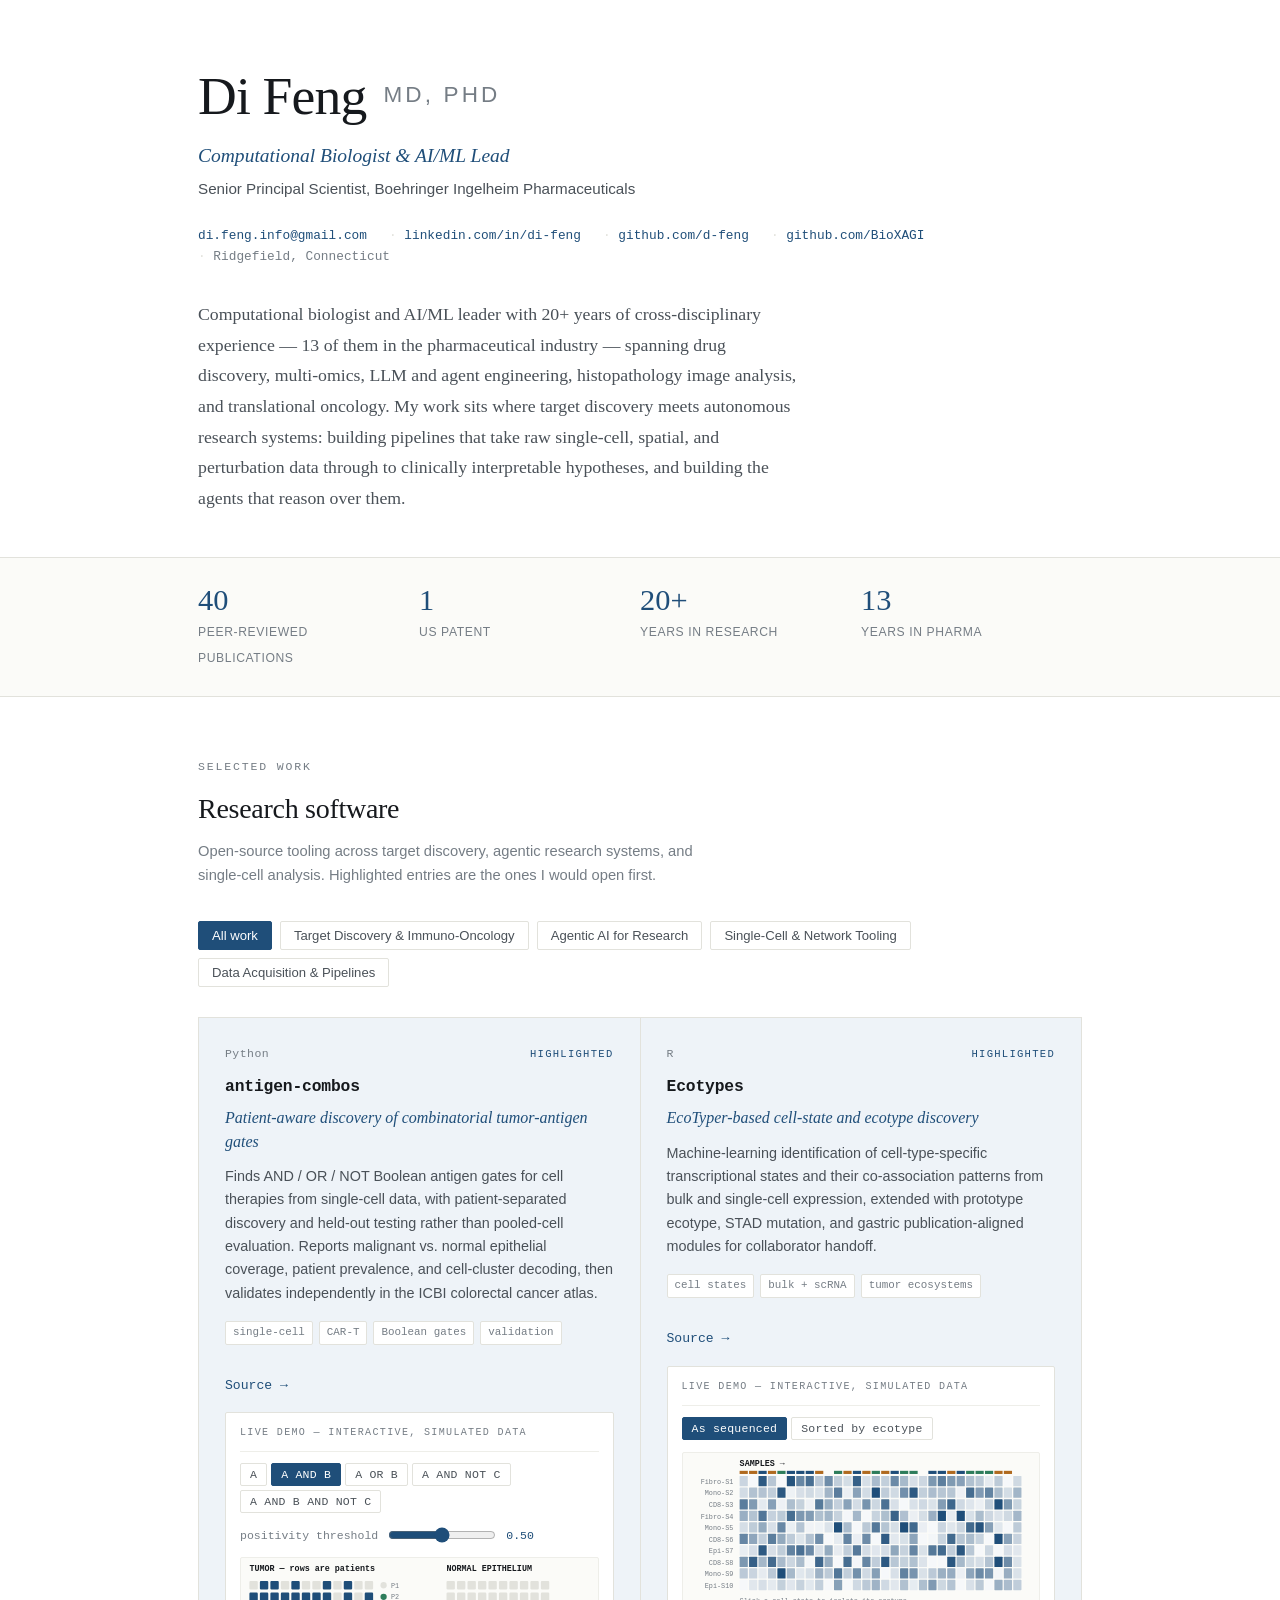
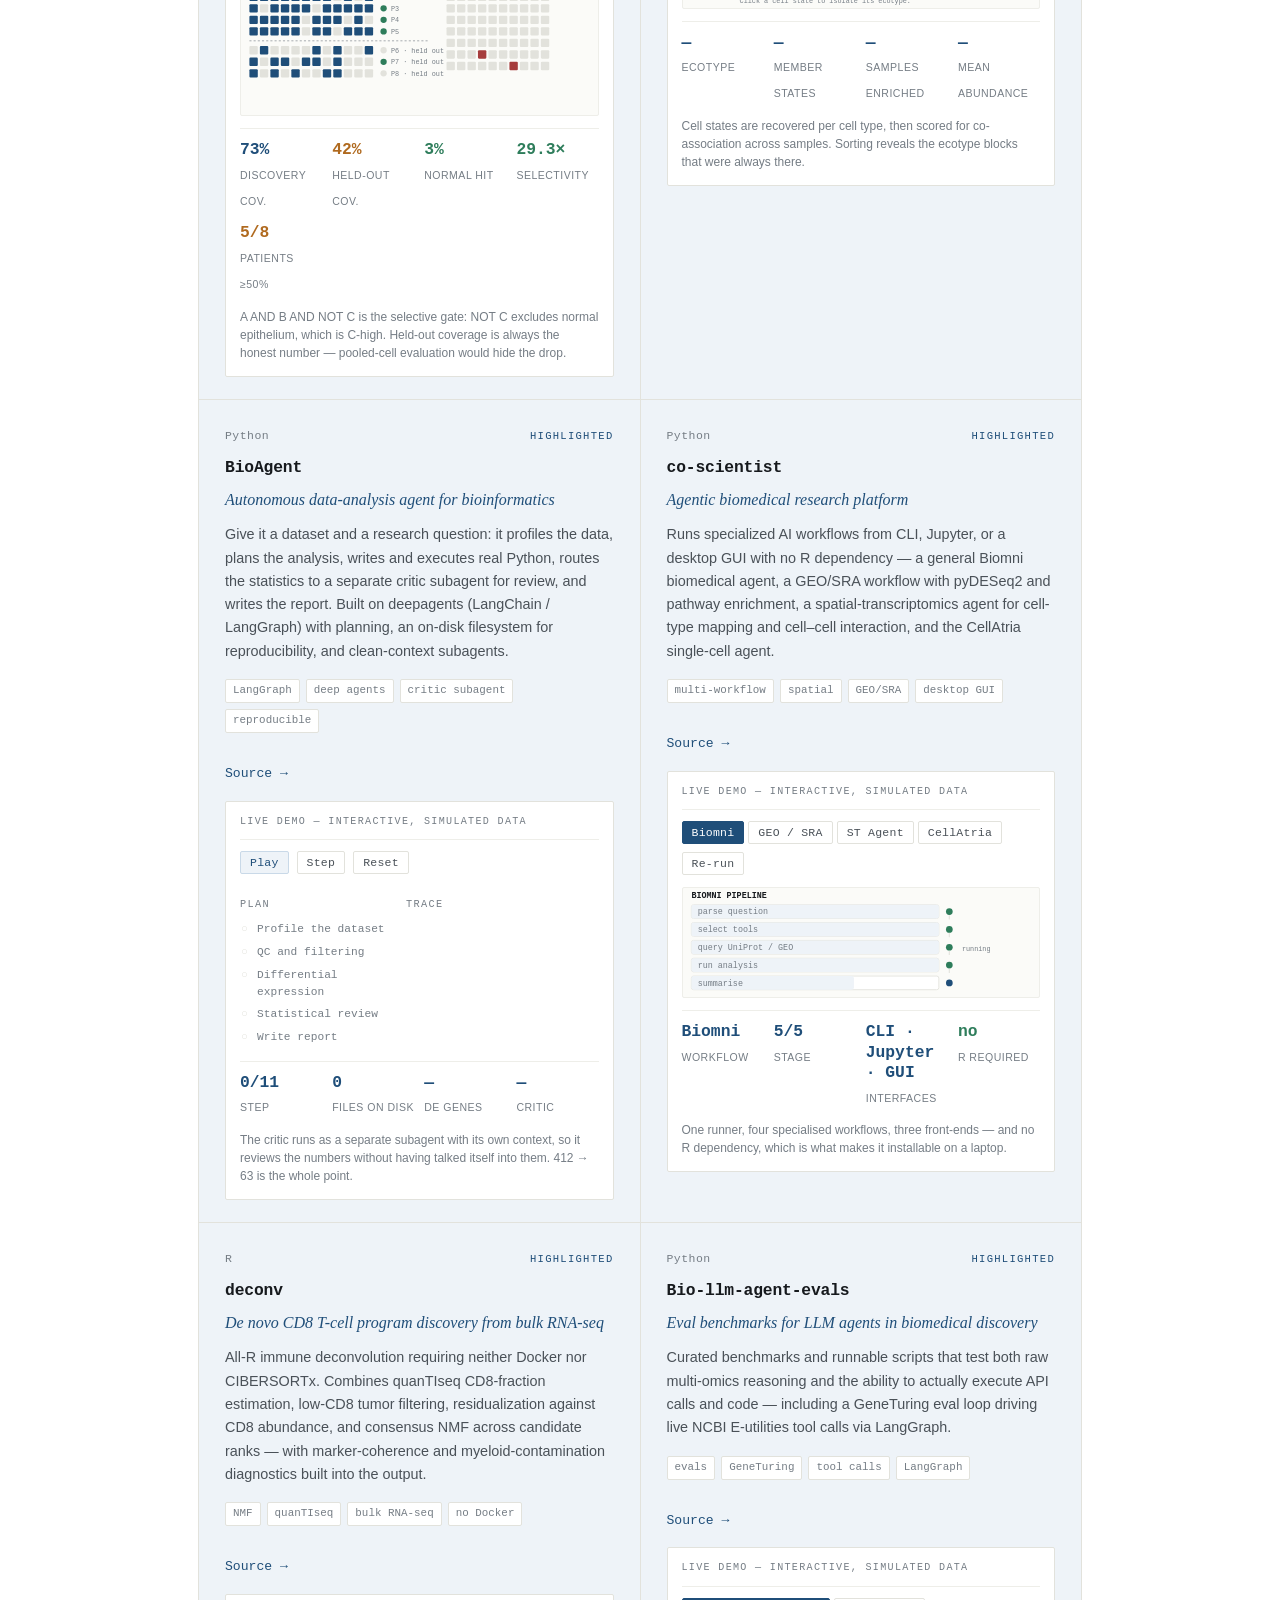
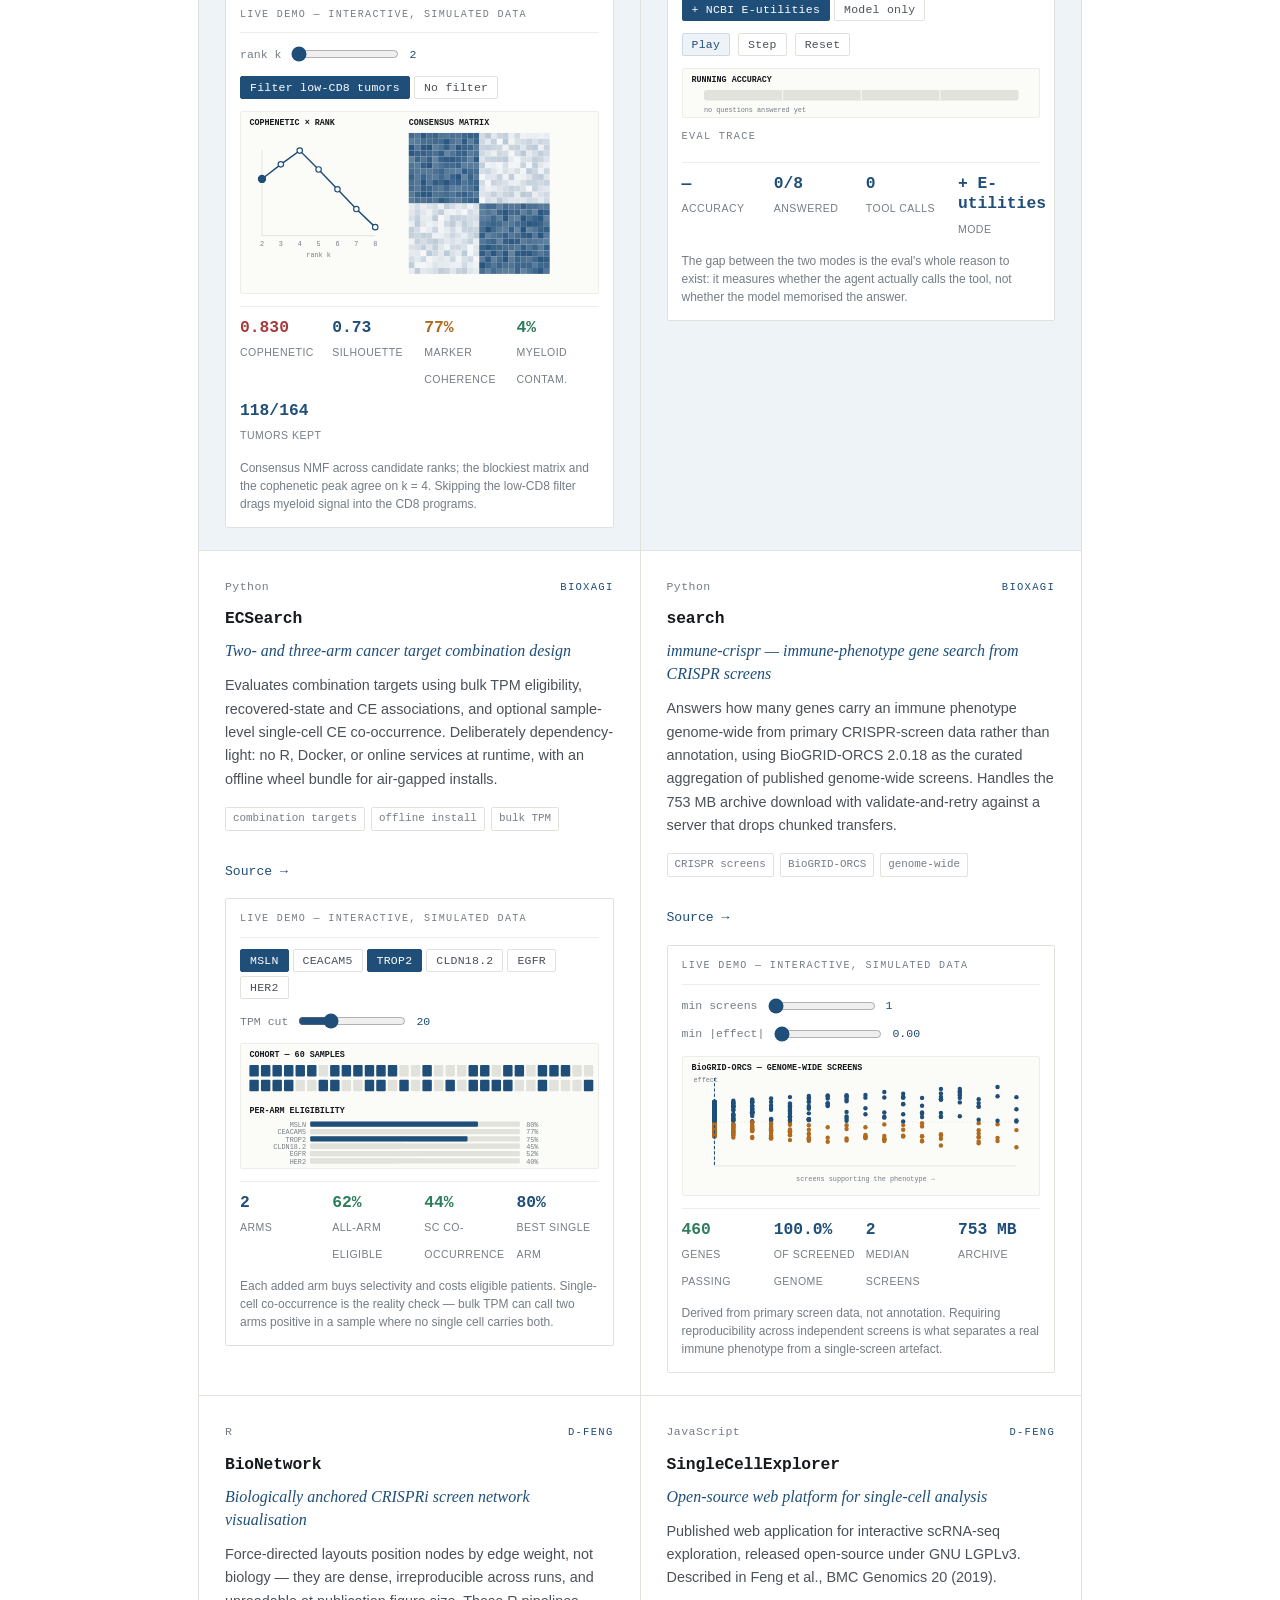
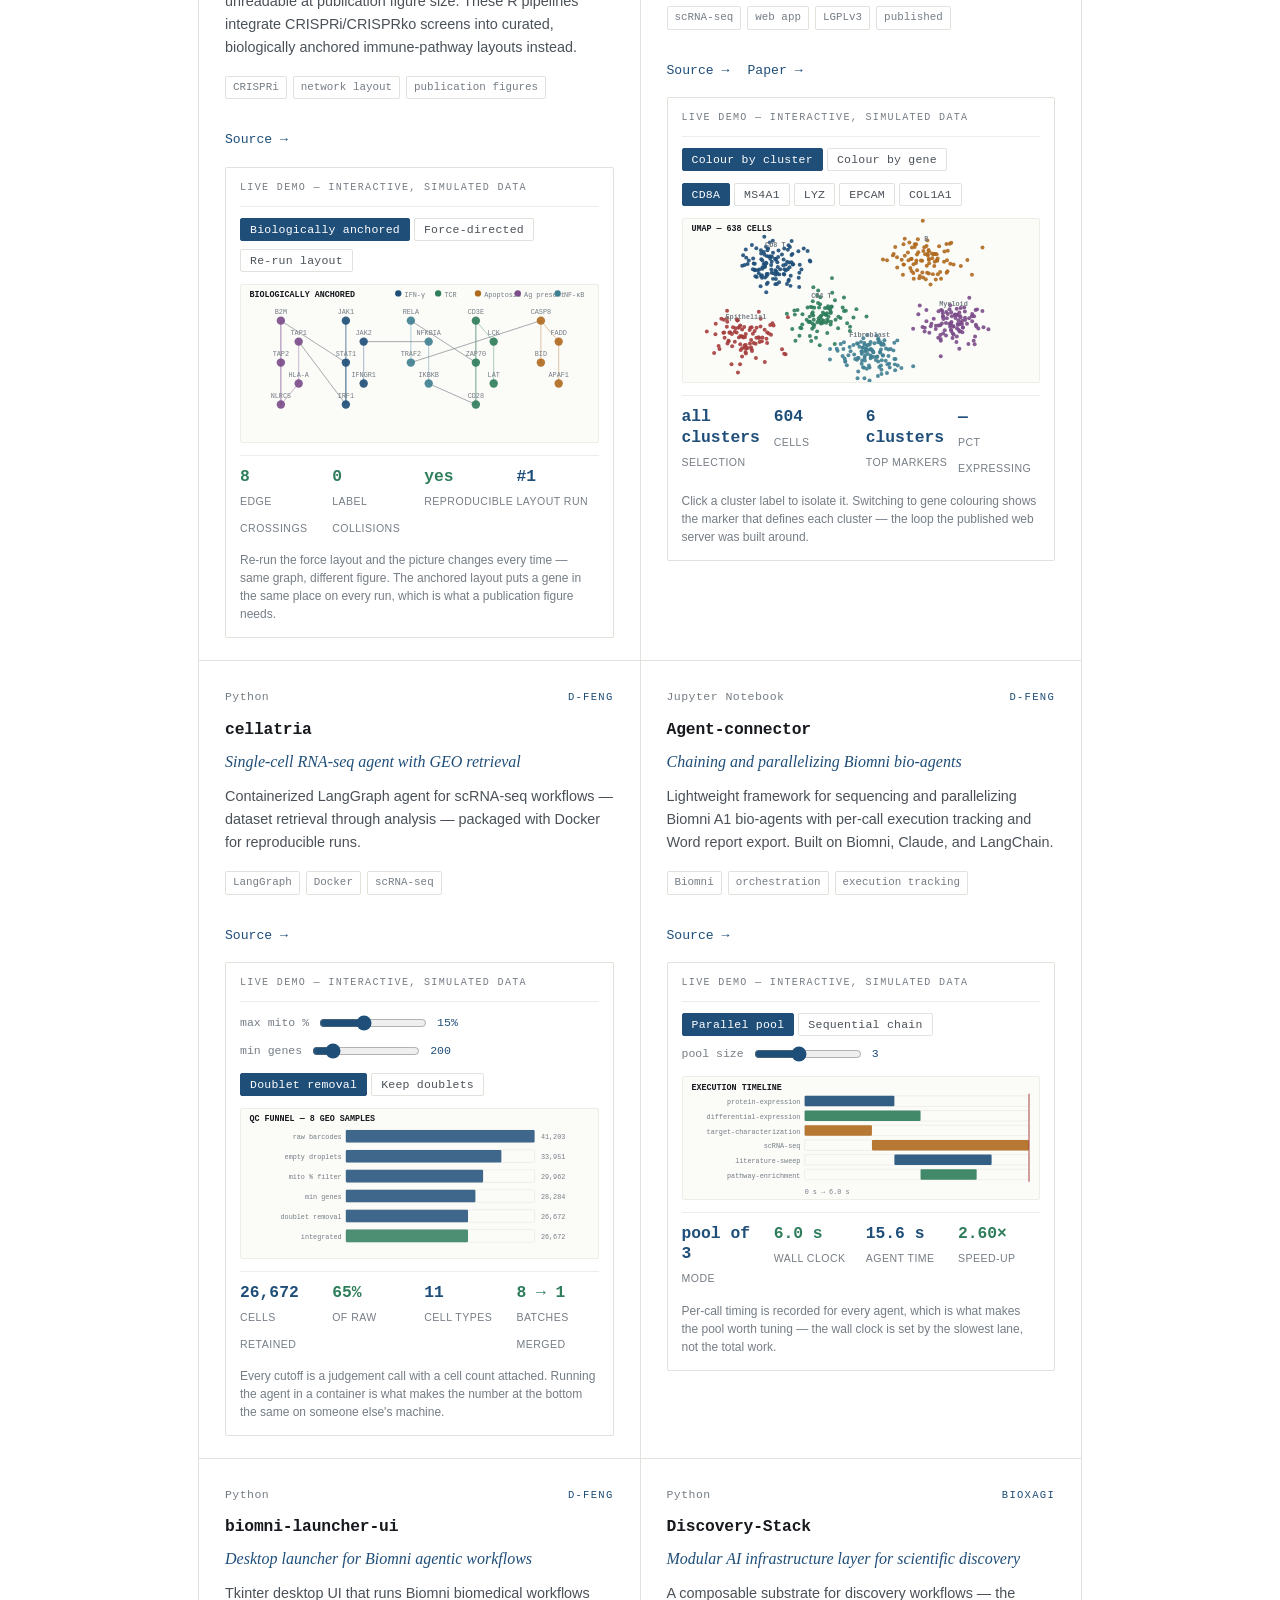
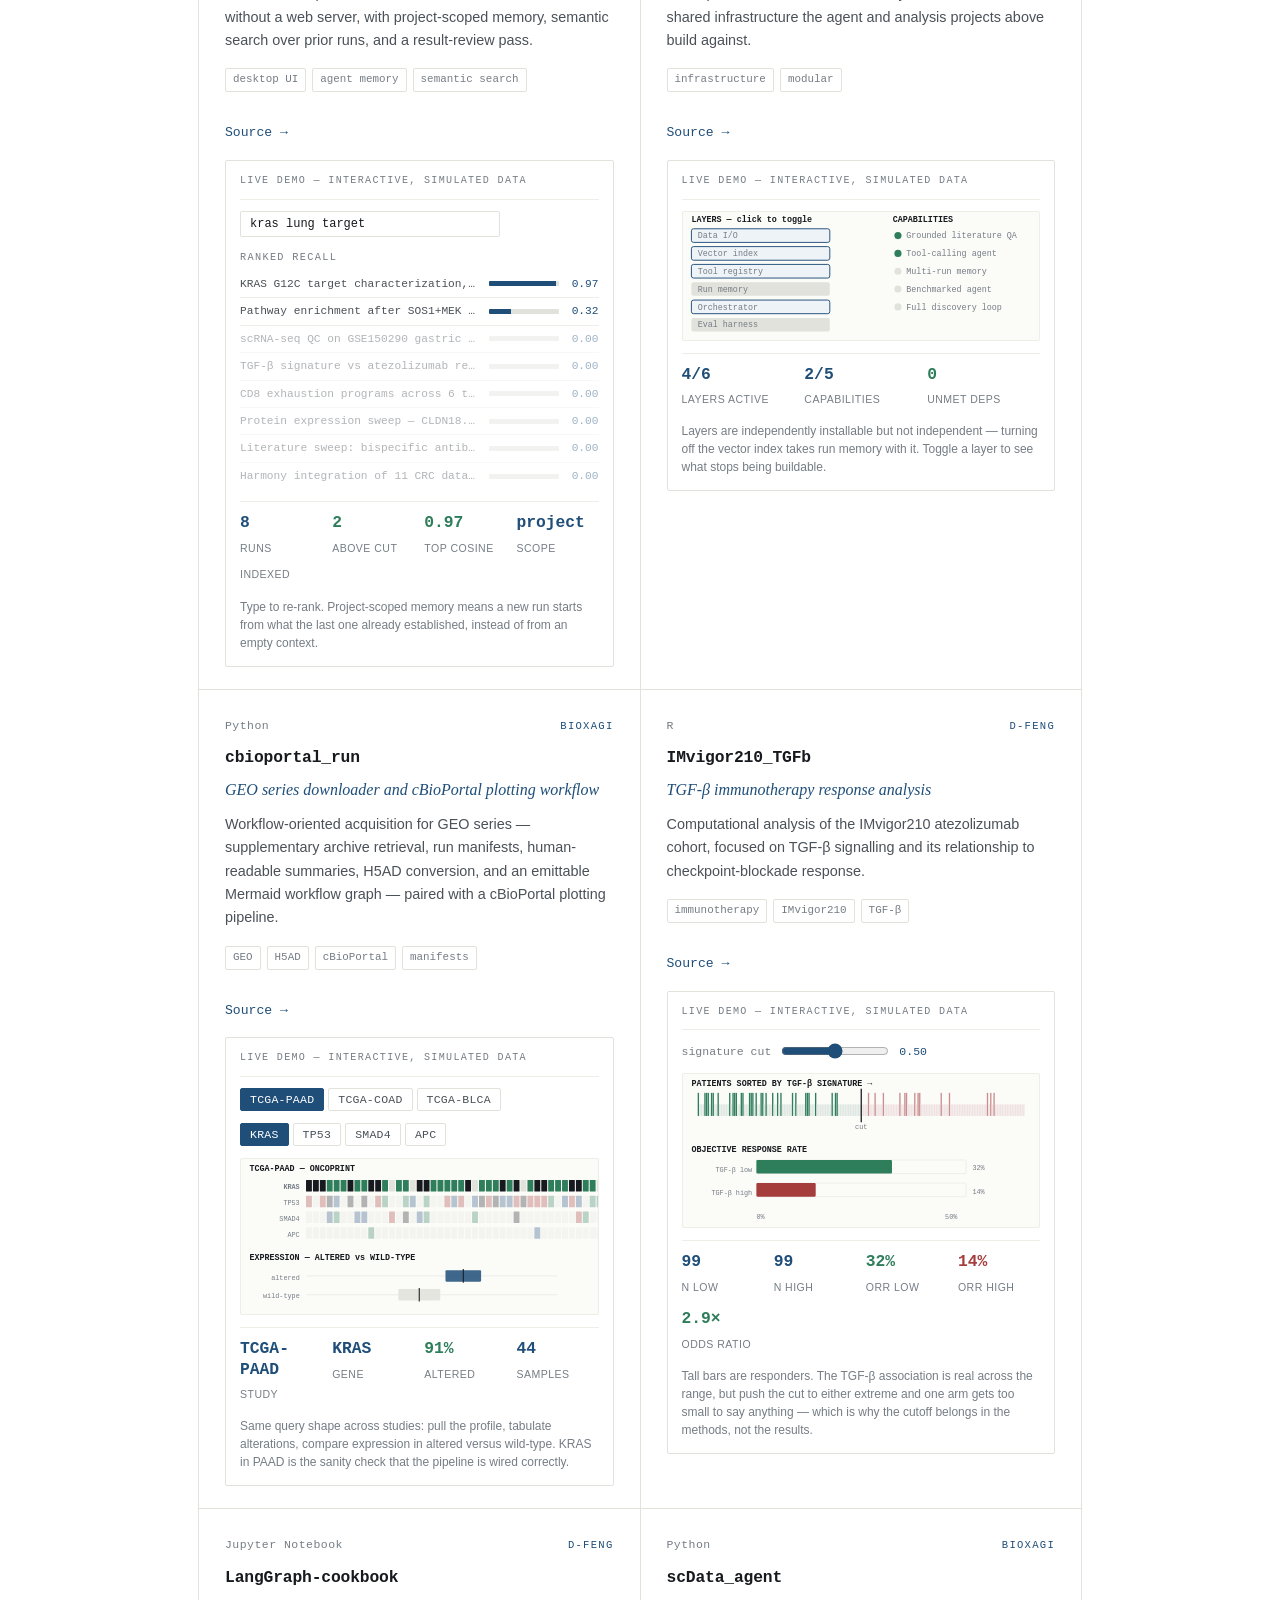
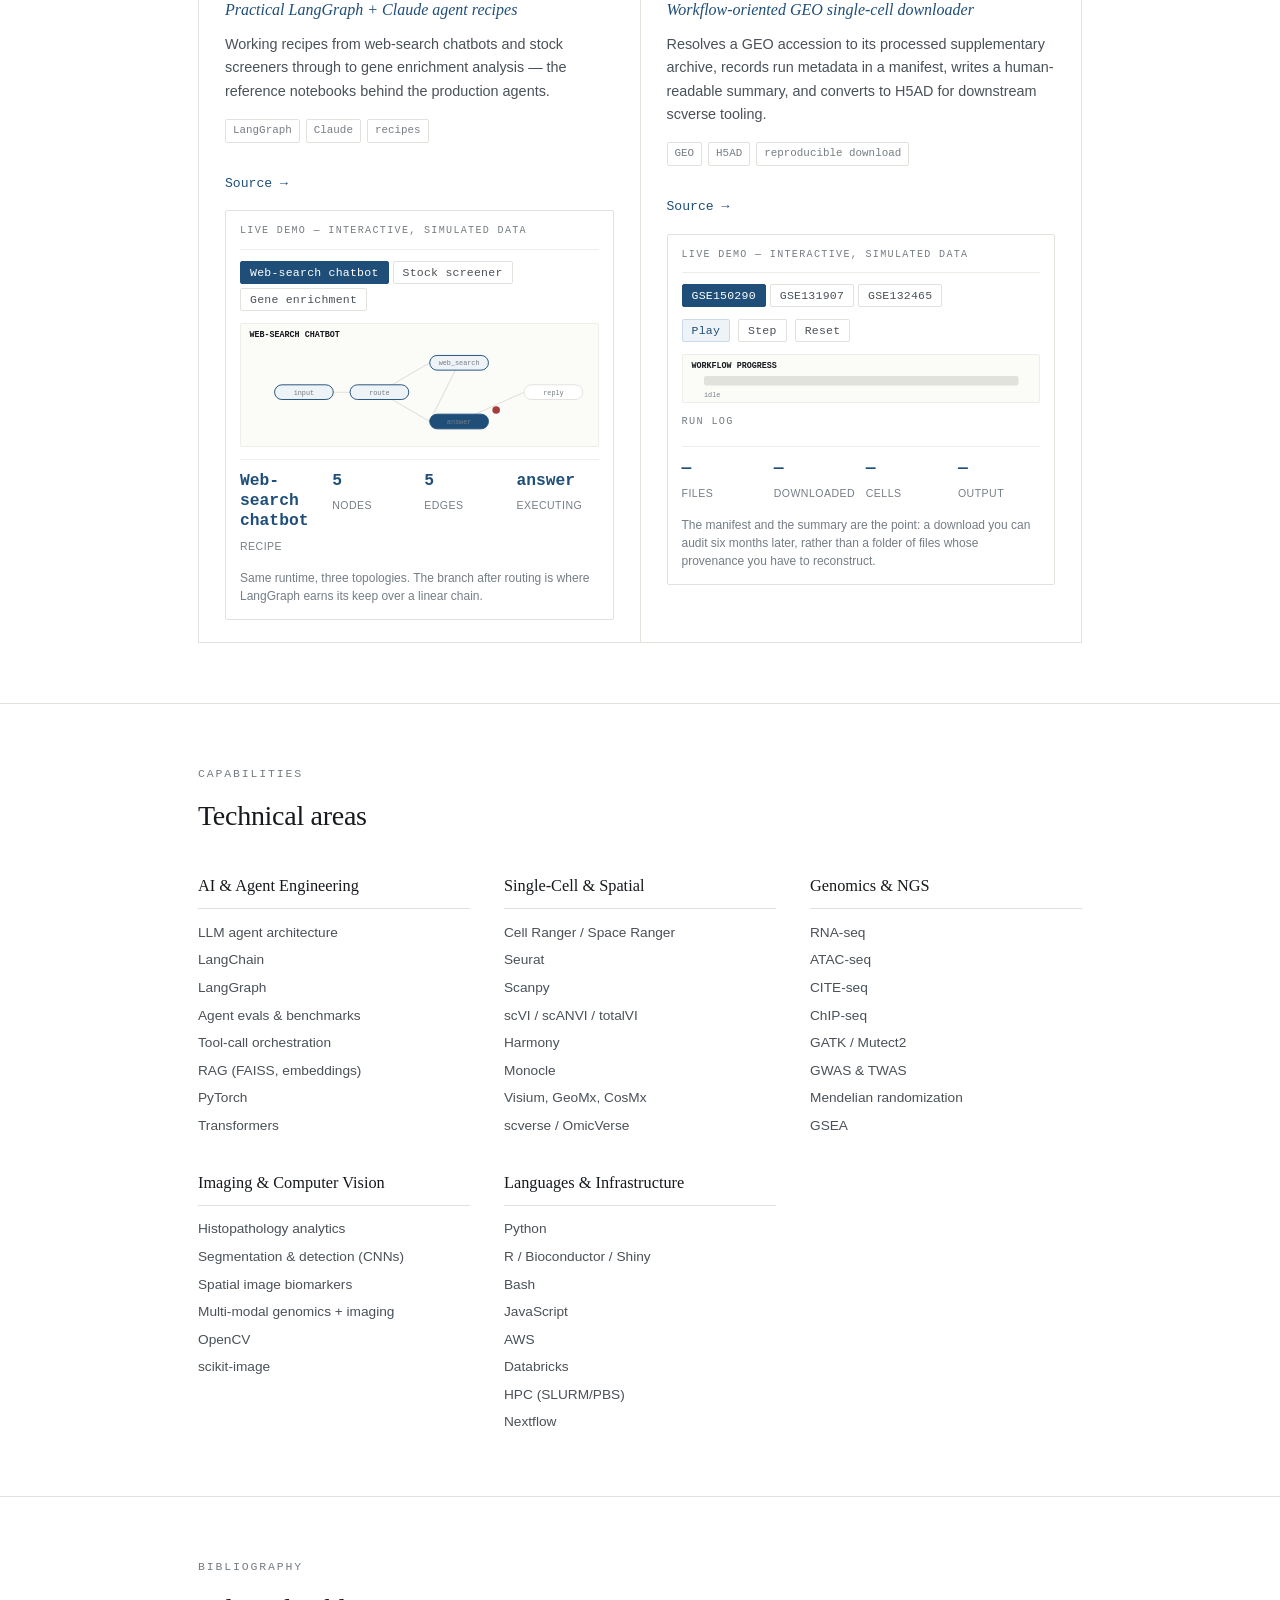
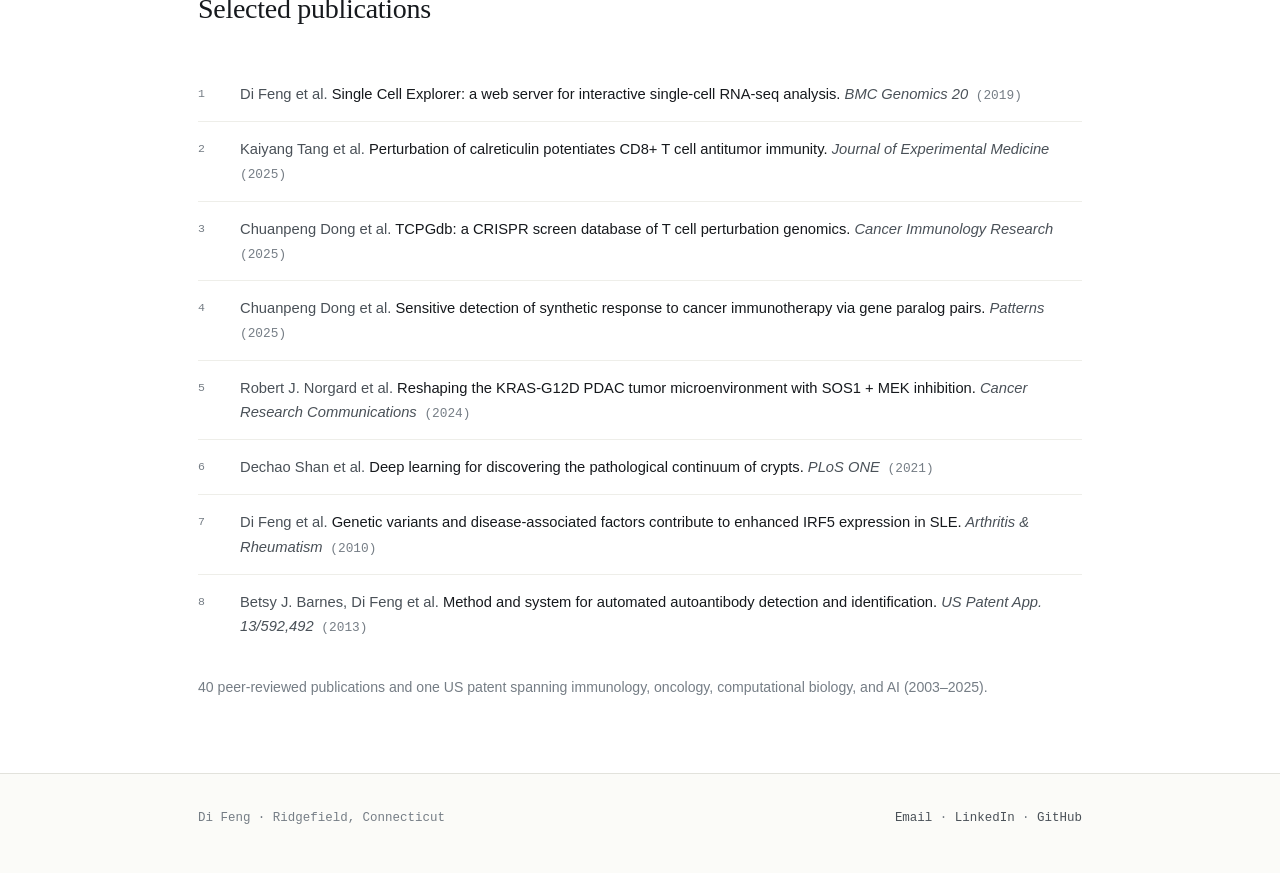
<file: index.html>
<!doctype html>
<html lang="en">
<head>
<meta charset="utf-8">
<meta name="viewport" content="width=device-width, initial-scale=1">
<title>Di Feng, MD PhD — Computational Biology & AI</title>
<meta name="description" content="Portfolio of Di Feng, MD/PhD — computational biologist and AI/ML lead working on target discovery, single-cell and spatial genomics, and agentic AI for biomedical research.">
<meta property="og:title" content="Di Feng, MD PhD — Computational Biology & AI">
<meta property="og:description" content="Target discovery, single-cell and spatial genomics, and agentic AI for biomedical research.">
<meta property="og:type" content="profile">
<link rel="stylesheet" href="assets/style.css">
<link rel="stylesheet" href="assets/demo.css">
</head>
<body>

<header class="masthead">
  <div class="wrap">
    <h1 id="p-name">Di Feng<span class="creds" id="p-creds"></span></h1>
    <p class="role" id="p-role"></p>
    <p class="affil" id="p-affil"></p>
    <ul class="contact" id="p-contact"></ul>
    <p class="lede" id="p-summary"></p>
  </div>
</header>

<div class="stats"><div class="wrap" id="p-stats"></div></div>

<main>

  <section id="work">
    <div class="wrap">
      <div class="sec-head">
        <span class="eyebrow">Selected work</span>
        <h2>Research software</h2>
        <p>Open-source tooling across target discovery, agentic research systems, and
           single-cell analysis. Highlighted entries are the ones I would open first.</p>
      </div>
      <div class="filters" id="p-filters"></div>
      <div class="grid" id="p-grid"></div>
    </div>
  </section>

  <section id="skills">
    <div class="wrap">
      <div class="sec-head">
        <span class="eyebrow">Capabilities</span>
        <h2>Technical areas</h2>
      </div>
      <div class="skills" id="p-skills"></div>
    </div>
  </section>

  <section id="publications">
    <div class="wrap">
      <div class="sec-head">
        <span class="eyebrow">Bibliography</span>
        <h2>Selected publications</h2>
      </div>
      <ol class="pubs" id="p-pubs"></ol>
      <p class="pub-note" id="p-pubnote"></p>
    </div>
  </section>

</main>

<footer>
  <div class="wrap">
    <span id="f-name"></span>
    <span id="f-links"></span>
  </div>
</footer>

<script src="assets/projects.js"></script>
<script src="assets/demo-kit.js"></script>
<script src="assets/demos-targets.js"></script>
<script src="assets/demos-agents.js"></script>
<script src="assets/demos-cells.js"></script>
<script src="assets/demos-data.js"></script>
<script src="assets/app.js"></script>
</body>
</html>
</file>
<file: assets/style.css>
/* Clean academic light — white ground, serif headings, restrained navy accent. */

:root {
  --ink:        #16191d;
  --ink-soft:   #4a5158;
  --ink-faint:  #757d85;
  --rule:       #e2e2dc;
  --rule-soft:  #eeeee9;
  --paper:      #ffffff;
  --paper-alt:  #fbfbf8;
  --navy:       #1f4e79;
  --navy-dark:  #16385a;
  --navy-wash:  #eef3f8;

  --serif: "Iowan Old Style", "Palatino Linotype", Palatino, Georgia, "Times New Roman", serif;
  --sans:  -apple-system, BlinkMacSystemFont, "Segoe UI", Inter, Roboto, Helvetica, Arial, sans-serif;
  --mono:  ui-monospace, "Cascadia Code", "SF Mono", Consolas, "Liberation Mono", monospace;

  --measure: 940px;
}

* { box-sizing: border-box; }

html { -webkit-text-size-adjust: 100%; scroll-behavior: smooth; }

body {
  margin: 0;
  background: var(--paper);
  color: var(--ink);
  font-family: var(--sans);
  font-size: 16px;
  line-height: 1.65;
  -webkit-font-smoothing: antialiased;
}

a { color: var(--navy); text-decoration: none; }
a:hover { color: var(--navy-dark); text-decoration: underline; text-underline-offset: 2px; }

.wrap { max-width: var(--measure); margin: 0 auto; padding: 0 28px; }

/* ---------- masthead ---------- */

.masthead {
  border-bottom: 1px solid var(--rule);
  padding: 68px 0 44px;
}

.masthead h1 {
  font-family: var(--serif);
  font-size: clamp(2.4rem, 5.5vw, 3.35rem);
  font-weight: 400;
  letter-spacing: -0.015em;
  line-height: 1.08;
  margin: 0;
}

.masthead h1 .creds {
  font-size: 0.42em;
  letter-spacing: 0.14em;
  text-transform: uppercase;
  color: var(--ink-faint);
  font-family: var(--sans);
  margin-left: 0.75em;
  vertical-align: 0.55em;
  white-space: nowrap;
}

.masthead .role {
  font-family: var(--serif);
  font-size: 1.22rem;
  font-style: italic;
  color: var(--navy);
  margin: 14px 0 4px;
}

.masthead .affil {
  color: var(--ink-soft);
  font-size: 0.95rem;
  margin: 0;
}

.contact {
  display: flex;
  flex-wrap: wrap;
  gap: 0 22px;
  margin: 24px 0 0;
  padding: 0;
  list-style: none;
  font-family: var(--mono);
  font-size: 0.8rem;
}

.contact li { color: var(--ink-faint); }
.contact li::before { content: "· "; color: var(--rule); }
.contact li:first-child::before { content: ""; }

.lede {
  font-family: var(--serif);
  font-size: 1.11rem;
  line-height: 1.72;
  color: var(--ink-soft);
  max-width: 68ch;
  margin: 32px 0 0;
}

/* ---------- stat strip ---------- */

.stats {
  display: grid;
  grid-template-columns: repeat(4, 1fr);
  border-bottom: 1px solid var(--rule);
  background: var(--paper-alt);
}

.stats .wrap {
  grid-column: 1 / -1;
  display: grid;
  grid-template-columns: repeat(4, 1fr);
  padding-top: 26px;
  padding-bottom: 26px;
}

.stat { text-align: left; padding-right: 18px; }
.stat b {
  display: block;
  font-family: var(--serif);
  font-size: 1.9rem;
  font-weight: 400;
  color: var(--navy);
  line-height: 1.1;
}
.stat span {
  font-size: 0.76rem;
  letter-spacing: 0.05em;
  text-transform: uppercase;
  color: var(--ink-faint);
}

/* ---------- sections ---------- */

section { padding: 60px 0; border-bottom: 1px solid var(--rule); }
section:last-of-type { border-bottom: 0; }

.sec-head { margin-bottom: 34px; }

.sec-head h2 {
  font-family: var(--serif);
  font-size: 1.75rem;
  font-weight: 400;
  letter-spacing: -0.01em;
  margin: 0;
}

.sec-head p {
  color: var(--ink-faint);
  font-size: 0.92rem;
  margin: 6px 0 0;
  max-width: 62ch;
}

.eyebrow {
  font-family: var(--mono);
  font-size: 0.72rem;
  letter-spacing: 0.16em;
  text-transform: uppercase;
  color: var(--ink-faint);
  display: block;
  margin-bottom: 10px;
}

/* ---------- filter bar ---------- */

.filters {
  display: flex;
  flex-wrap: wrap;
  gap: 8px;
  margin-bottom: 30px;
}

.filters button {
  font-family: var(--sans);
  font-size: 0.82rem;
  color: var(--ink-soft);
  background: transparent;
  border: 1px solid var(--rule);
  border-radius: 2px;
  padding: 6px 13px;
  cursor: pointer;
  transition: border-color .15s, color .15s, background .15s;
}

.filters button:hover { border-color: var(--navy); color: var(--navy); }

.filters button[aria-pressed="true"] {
  background: var(--navy);
  border-color: var(--navy);
  color: #fff;
}

/* ---------- project cards ---------- */

.grid {
  display: grid;
  grid-template-columns: repeat(2, minmax(0, 1fr));
  gap: 1px;
  background: var(--rule);
  border: 1px solid var(--rule);
}

.card {
  background: var(--paper);
  padding: 26px 26px 22px;
  display: flex;
  flex-direction: column;
  /* Demo SVGs carry an intrinsic width; without this the card's min-content
     grows to match it and pushes the grid past the viewport. */
  min-width: 0;
  transition: background .15s;
}

.card:hover { background: var(--paper-alt); }

.card.is-featured { background: var(--navy-wash); }
.card.is-featured:hover { background: #e6eef6; }

.card .meta {
  display: flex;
  align-items: baseline;
  justify-content: space-between;
  gap: 12px;
  font-family: var(--mono);
  font-size: 0.72rem;
  color: var(--ink-faint);
  margin-bottom: 10px;
}

.card .meta .lang { letter-spacing: 0.04em; }

.card .meta .badge {
  letter-spacing: 0.12em;
  text-transform: uppercase;
  color: var(--navy);
  font-size: 0.66rem;
}

.card h3 {
  font-family: var(--mono);
  font-size: 1.02rem;
  font-weight: 600;
  margin: 0 0 6px;
  letter-spacing: -0.01em;
  word-break: break-word;
}

.card h3 a { color: var(--ink); }
.card h3 a:hover { color: var(--navy); }

.card .tagline {
  font-family: var(--serif);
  font-style: italic;
  font-size: 1rem;
  color: var(--navy);
  margin: 0 0 12px;
  line-height: 1.45;
}

.card p.body {
  font-size: 0.9rem;
  color: var(--ink-soft);
  margin: 0 0 16px;
  line-height: 1.62;
}

.card .tags {
  display: flex;
  flex-wrap: wrap;
  gap: 6px;
  margin: 0 0 16px;
  padding: 0;
  list-style: none;
}

.card .tags li {
  font-family: var(--mono);
  font-size: 0.68rem;
  color: var(--ink-faint);
  border: 1px solid var(--rule);
  border-radius: 2px;
  padding: 2px 7px;
  background: var(--paper);
}

.card .links {
  margin-top: auto;
  display: flex;
  gap: 18px;
  font-size: 0.82rem;
  font-family: var(--mono);
}

.card .links a::after { content: " \2192"; }

/* ---------- skills ---------- */

.skills {
  display: grid;
  grid-template-columns: repeat(auto-fit, minmax(230px, 1fr));
  gap: 30px 34px;
}

.skills h3 {
  font-family: var(--serif);
  font-size: 1.02rem;
  font-weight: 400;
  margin: 0 0 10px;
  padding-bottom: 8px;
  border-bottom: 1px solid var(--rule);
}

.skills ul { margin: 0; padding: 0; list-style: none; }

.skills li {
  font-size: 0.855rem;
  color: var(--ink-soft);
  padding: 2.5px 0;
}

/* ---------- publications ---------- */

.pubs { margin: 0; padding: 0; list-style: none; counter-reset: pub; }

.pubs li {
  padding: 15px 0 15px 42px;
  border-bottom: 1px solid var(--rule-soft);
  position: relative;
  font-size: 0.92rem;
}

.pubs li:last-child { border-bottom: 0; }

.pubs li::before {
  counter-increment: pub;
  content: counter(pub);
  position: absolute;
  left: 0;
  top: 17px;
  font-family: var(--mono);
  font-size: 0.72rem;
  color: var(--ink-faint);
}

.pubs .authors { color: var(--ink-soft); }
.pubs .title { color: var(--ink); }
.pubs .venue { font-style: italic; color: var(--ink-soft); }
.pubs .year { font-family: var(--mono); font-size: 0.8rem; color: var(--ink-faint); }

.pub-note {
  margin-top: 22px;
  font-size: 0.88rem;
  color: var(--ink-faint);
}

/* ---------- footer ---------- */

footer {
  border-top: 1px solid var(--rule);
  background: var(--paper-alt);
  padding: 34px 0 44px;
}

footer .wrap {
  display: flex;
  flex-wrap: wrap;
  gap: 14px 26px;
  justify-content: space-between;
  align-items: baseline;
  font-family: var(--mono);
  font-size: 0.78rem;
  color: var(--ink-faint);
}

footer a { color: var(--ink-soft); }

/* ---------- responsive ---------- */

@media (max-width: 780px) {
  .grid { grid-template-columns: minmax(0, 1fr); }
  .stats .wrap { grid-template-columns: repeat(2, 1fr); gap: 20px 0; }
  .masthead { padding: 44px 0 34px; }
  section { padding: 46px 0; }
  .wrap { padding: 0 20px; }
}

@media print {
  .filters, footer { display: none; }
  body { font-size: 11pt; }
  .card, .grid { break-inside: avoid; }
}
</file>
<file: assets/demo.css>
/* Interactive demo panels inside project cards. */

.demo-panel {
  margin-top: 16px;
  border: 1px solid var(--rule);
  border-radius: 2px;
  background: var(--paper);
  padding: 12px 14px 14px;
  min-width: 0;
}

.is-featured .demo-panel { background: var(--paper); }

.demo-head {
  font-family: var(--mono);
  font-size: 0.63rem;
  letter-spacing: 0.13em;
  text-transform: uppercase;
  color: var(--ink-faint);
  padding-bottom: 9px;
  margin-bottom: 11px;
  border-bottom: 1px solid var(--rule-soft);
}

.demo-host { min-width: 0; }

/* With a demo attached the card is tall enough already; don't also push the
   source links to the bottom with margin-top:auto. */
.card.has-demo .links { margin-top: 14px; }

/* ---------- kit atoms ---------- */

.dk-bar {
  display: flex;
  flex-wrap: wrap;
  align-items: center;
  gap: 8px;
  margin-bottom: 12px;
  min-width: 0;
}

.dk-seg { display: inline-flex; flex-wrap: wrap; gap: 4px; min-width: 0; }

.dk-seg button,
.dk-bar > button {
  font-family: var(--mono);
  font-size: 0.72rem;
  letter-spacing: 0.02em;
  color: var(--ink-soft);
  background: var(--paper);
  border: 1px solid var(--rule);
  border-radius: 2px;
  padding: 4px 9px;
  cursor: pointer;
  transition: background .12s, border-color .12s, color .12s;
}
.dk-seg button:hover,
.dk-bar > button:hover { border-color: var(--navy); color: var(--navy); }

.dk-seg button[aria-pressed="true"] {
  background: var(--navy);
  border-color: var(--navy);
  color: #fff;
}

.dk-bar > button.dk-play { background: var(--navy-wash); border-color: #c9d9e8; color: var(--navy); }
.dk-bar > button.dk-play:hover { background: #e2ecf5; }

.dk-slider {
  display: flex;
  align-items: center;
  gap: 8px;
  font-family: var(--mono);
  font-size: 0.72rem;
  color: var(--ink-faint);
}
.dk-slider .dk-lab { white-space: nowrap; }
.dk-slider input[type="range"] { width: 108px; accent-color: var(--navy); }
.dk-slider .dk-out { color: var(--navy); min-width: 3.4em; }

.dk-read {
  display: grid;
  grid-template-columns: repeat(auto-fit, minmax(74px, 1fr));
  gap: 10px;
  margin-top: 12px;
  padding-top: 11px;
  border-top: 1px solid var(--rule-soft);
}
.dk-read-cell b {
  display: block;
  font-family: var(--mono);
  font-size: 1.02rem;
  font-weight: 600;
  color: var(--navy);
  line-height: 1.25;
}
.dk-read-cell b.tone-good { color: #2e7d5b; }
.dk-read-cell b.tone-warn { color: #b06a1f; }
.dk-read-cell b.tone-bad  { color: #a63d3d; }
.dk-read-cell span {
  font-size: 0.66rem;
  letter-spacing: 0.045em;
  text-transform: uppercase;
  color: var(--ink-faint);
}

.dk-note {
  margin: 11px 0 0;
  font-size: 0.75rem;
  line-height: 1.5;
  color: var(--ink-faint);
}

.dk-stage {
  display: block;
  width: 100%;
  height: auto;
  background: var(--paper-alt);
  border: 1px solid var(--rule-soft);
  border-radius: 2px;
}

.dk-stage text { font-family: var(--mono); fill: var(--ink-soft); }
.dk-stage .lab { font-size: 8px; fill: #757d85; }
.dk-stage .lab-sm { font-size: 6.5px; fill: #757d85; }
.dk-stage .lab-hd { font-size: 8px; fill: #16191d; font-weight: 600; }

/* log / console list used by the agent demos */
.dk-log {
  margin: 0;
  padding: 0;
  list-style: none;
  font-family: var(--mono);
  font-size: 0.71rem;
  line-height: 1.6;
  max-height: 168px;
  overflow-y: auto;
}
.dk-log li {
  padding: 3px 0 3px 15px;
  color: var(--ink-soft);
  border-bottom: 1px solid var(--rule-soft);
  position: relative;
  animation: dk-in .28s ease-out;
}
.dk-log li:last-child { border-bottom: 0; }
.dk-log li::before {
  content: "\203A";
  position: absolute;
  left: 2px;
  color: var(--ink-faint);
}
.dk-log li.ok::before    { content: "\2713"; color: #2e7d5b; }
.dk-log li.warn::before  { content: "!";     color: #b06a1f; }
.dk-log li.bad::before   { content: "\2717"; color: #a63d3d; }
.dk-log li.run::before   { content: "\25B8"; color: #1f4e79; }
.dk-log li b { color: var(--ink); font-weight: 600; }
.dk-log li i { color: var(--ink-faint); font-style: normal; }

@keyframes dk-in {
  from { opacity: 0; transform: translateY(-3px); }
  to   { opacity: 1; transform: none; }
}

/* section caption inside a demo */
.dk-cap {
  font-family: var(--mono);
  font-size: 0.64rem;
  letter-spacing: 0.13em;
  text-transform: uppercase;
  color: var(--ink-faint);
  margin: 10px 0 5px;
}

/* two-column plan / trace layout (BioAgent) */
.dk-split {
  display: grid;
  grid-template-columns: 150px minmax(0, 1fr);
  gap: 0 16px;
  align-items: start;
}

/* agent plan checklist */
.dk-todo {
  margin: 0;
  padding: 0;
  list-style: none;
  counter-reset: todo;
  font-family: var(--mono);
  font-size: 0.7rem;
  line-height: 1.5;
}
.dk-todo li {
  position: relative;
  padding: 3px 0 3px 17px;
  color: var(--ink-faint);
  transition: color .2s;
}
.dk-todo li::before {
  content: "\25CB";
  position: absolute;
  left: 1px;
  color: var(--rule);
}
.dk-todo li.active { color: var(--navy); font-weight: 600; }
.dk-todo li.active::before { content: "\25CF"; color: #1f4e79; }
.dk-todo li.done { color: var(--ink-soft); }
.dk-todo li.done::before { content: "\2713"; color: #2e7d5b; }
.dk-todo li.redo { color: #b06a1f; }
.dk-todo li.redo::before { content: "\21BA"; color: #b06a1f; }

/* search box (biomni-launcher-ui) */
.dk-input {
  font-family: var(--mono);
  font-size: 0.75rem;
  color: var(--ink);
  background: var(--paper);
  border: 1px solid var(--rule);
  border-radius: 2px;
  padding: 5px 9px;
  width: 100%;
  max-width: 260px;
}
.dk-input:focus { outline: none; border-color: var(--navy); }

/* ranked results with score bars */
.dk-rank {
  margin: 0;
  padding: 0;
  list-style: none;
  font-family: var(--mono);
  font-size: 0.7rem;
}
.dk-rank li {
  display: grid;
  grid-template-columns: minmax(0, 1fr) 70px 32px;
  gap: 8px;
  align-items: center;
  padding: 4px 0;
  border-bottom: 1px solid var(--rule-soft);
}
.dk-rank li:last-child { border-bottom: 0; }
.dk-rank li.dim { opacity: 0.42; }
.dk-rank-t {
  color: var(--ink-soft);
  overflow: hidden;
  text-overflow: ellipsis;
  white-space: nowrap;
}
.dk-rank-b {
  display: block;
  height: 5px;
  background: var(--rule);
  border-radius: 1px;
  overflow: hidden;
}
.dk-rank-b i {
  display: block;
  height: 100%;
  background: var(--navy);
  transition: width .18s ease-out;
}
.dk-rank-n { color: var(--navy); text-align: right; }

/* small inline table used by a few demos */
.dk-table {
  width: 100%;
  border-collapse: collapse;
  font-family: var(--mono);
  font-size: 0.71rem;
}
.dk-table th {
  text-align: left;
  font-weight: 500;
  color: var(--ink-faint);
  letter-spacing: 0.04em;
  text-transform: uppercase;
  font-size: 0.63rem;
  padding: 0 8px 5px 0;
  border-bottom: 1px solid var(--rule);
}
.dk-table td {
  padding: 4px 8px 4px 0;
  color: var(--ink-soft);
  border-bottom: 1px solid var(--rule-soft);
}
.dk-table td.num { text-align: right; color: var(--navy); }
.dk-table tr.dim td { color: var(--ink-faint); opacity: .55; }

@media (prefers-reduced-motion: reduce) {
  .dk-log li { animation: none; }
  .dk-stage * { transition: none !important; }
}

@media (max-width: 780px) {
  .dk-slider input[type="range"] { width: 84px; }
  .dk-log { max-height: 140px; }
  .dk-split { grid-template-columns: 1fr; gap: 4px; }
  .dk-rank li { grid-template-columns: minmax(0, 1fr) 46px 30px; }
  /* A nowrap slider label sets a ~278px min-content floor, which the card's
     grid track then honours and pushes past a 375px viewport. */
  .dk-slider { flex-wrap: wrap; }
  .dk-slider .dk-lab { white-space: normal; }
}
</file>
